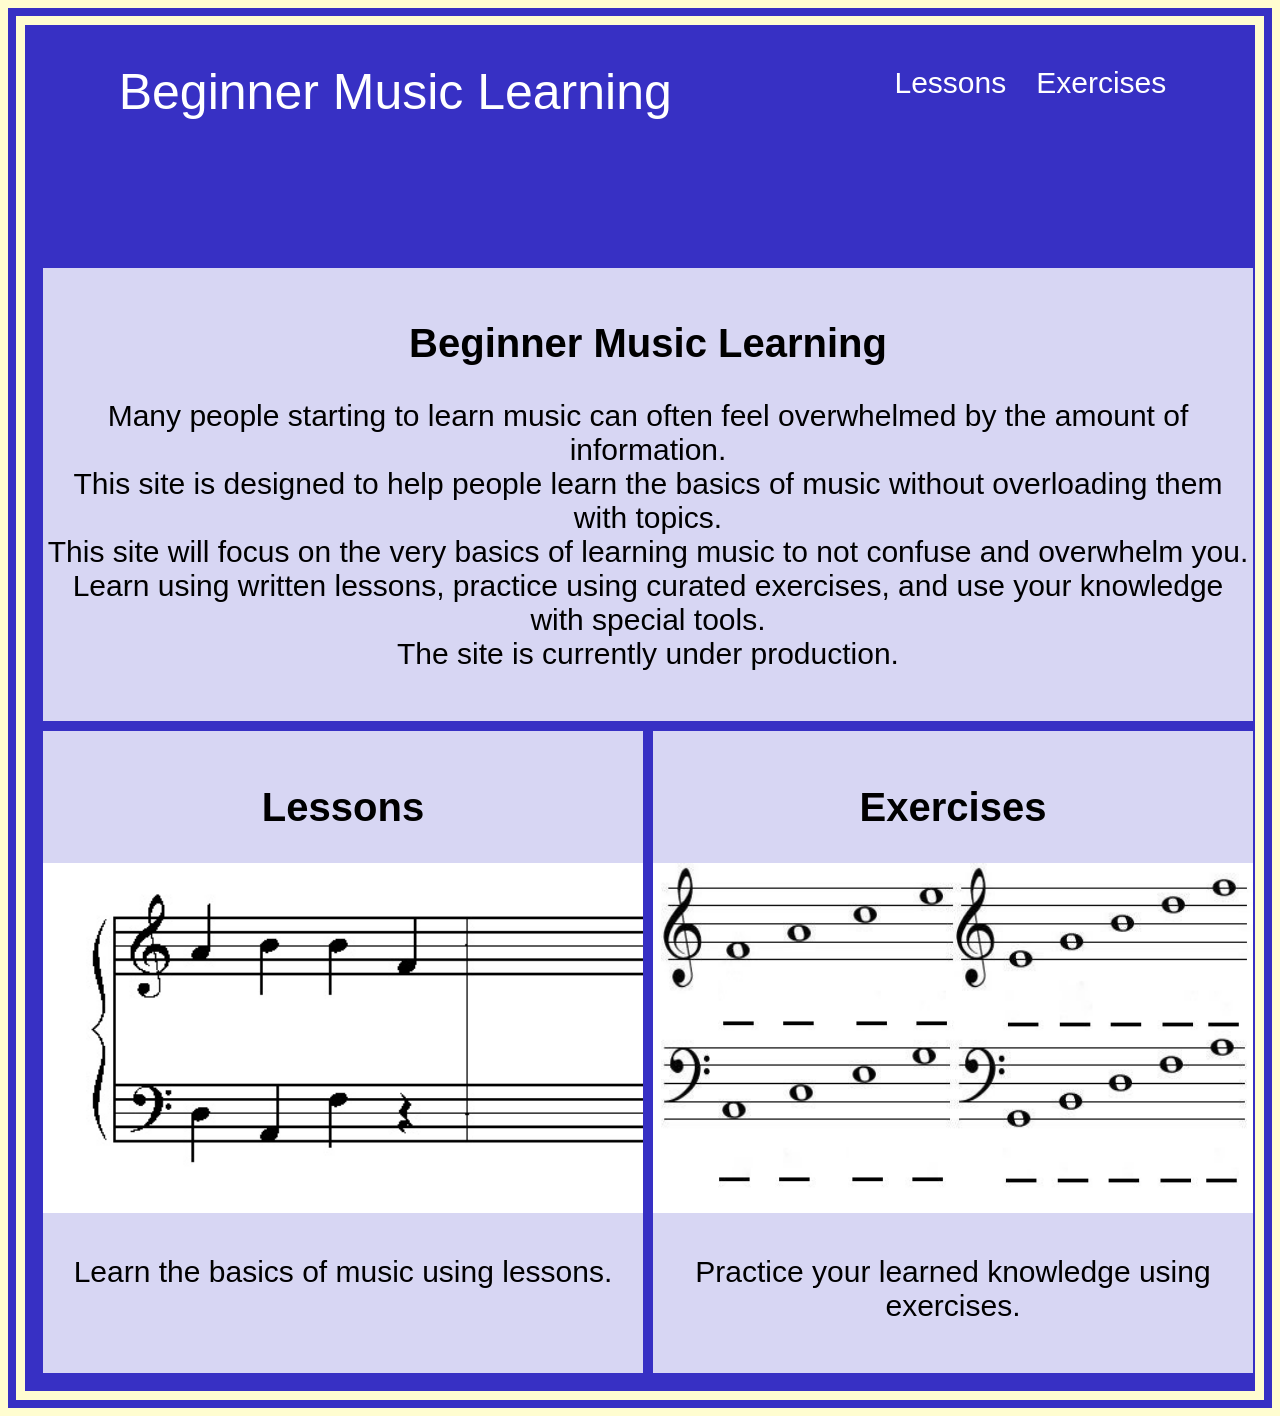
<file: index.html>
<!DOCTYPE html>
<html lang="en">

<head>
	<meta charset="UTF-8">
    <meta name="viewport" content="width=device-width, initial-scale=1.0">
    <meta http-equiv="X-UA-Compatible" content="ie=edge">
	<title>Dillon CMPA Capstone</title>
	<body style="background-color:#fffdd0;">
	<font face="Arial">
	<link rel="stylesheet" href="./css/styles.css">
</head>
<body>
	<header>
		<nav>
		<div class="heading">
			<a href="./index.html">Beginner Music Learning <a>
		</div>		
			<div class="navbar">
				<ul>
					<li><a href="./lessons/lessons.html">Lessons</a></li>			
					<li><a href="./exercises/exercises.html">Exercises</a></li>	
				</ul>
			</div>
		</nav>
	</header>
    <div class="grid-container">
        <div class="intro">
            <h2>Beginner Music Learning</h2>
            <p>
               Many people starting to learn music can often feel overwhelmed by the amount of information. <br>
               This site is designed to help people learn the basics of music without overloading them with topics. <br>
              This site will focus on the very basics of learning music to not confuse and overwhelm you. <br>
              Learn using written lessons, practice using curated exercises, and use your knowledge with special tools. <br>
              The site is currently under production.
            </p>
        </div>
        <div class="lesson">
            <a href="./lessons/lessons.html"><h2>Lessons</h2>
                <img src="./img/stavesnotes.jpg" alt="Music lessons image">
                <p>
                    Learn the basics of music using lessons.
                </p>
            </a>
        </div>
        <div class="exercise">
            <a href="./exercises/exercises.html"><h2>Exercises</h2>
                <img src="./img/notenames.jpg" alt="Music exercises image">
                <p>
                   Practice your learned knowledge using exercises.
                </p>
            </a>
        </div>
    </div>
</body>
</html>
</file>
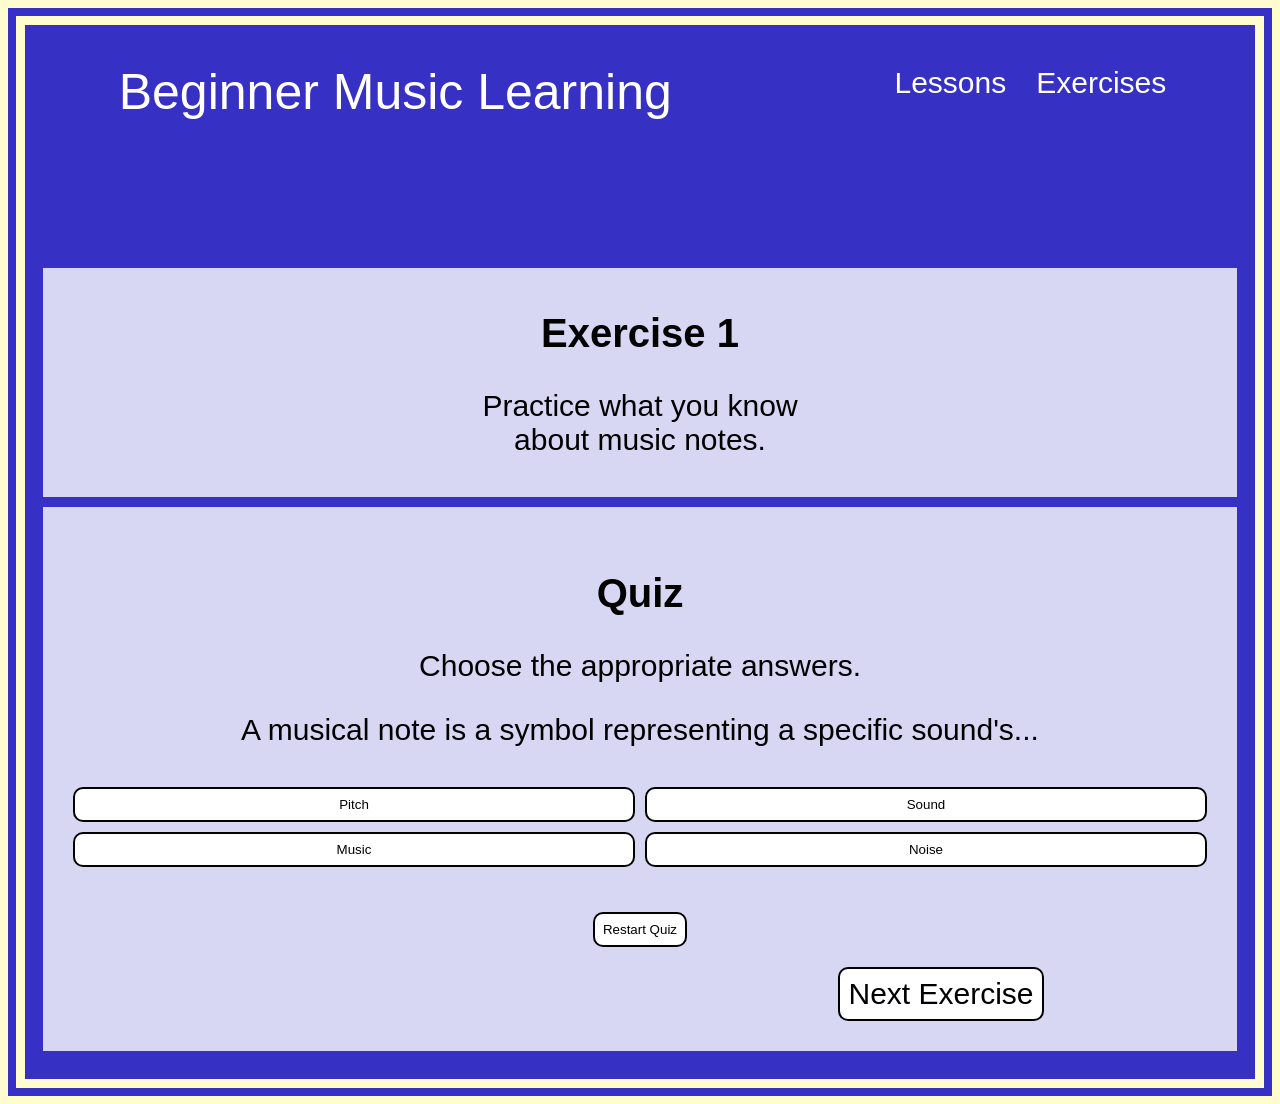
<file: exercises/exercise1.html>
<!DOCTYPE html>
<html lang="en">

<head>
	<meta charset="UTF-8">
    <meta name="viewport" content="width=device-width, initial-scale=1.0">
    <meta http-equiv="X-UA-Compatible" content="ie=edge">
	<title>Dillon CMPA Capstone</title>
	<body style="background-color:#fffdd0;">
	<font face="Arial">
	<link rel="stylesheet" href="../css/styles.css">
    <link rel="stylesheet" href="../css/exercisestyles.css">
</head>
<body>
	<header>
		<nav>
		<div class="heading">
			<a href="../index.html">Beginner Music Learning <a>
		</div>		
			<div class="navbar">
				<ul>
					<li><a href="../lessons/lessons.html">Lessons</a></li>			
					<li><a href="./exercises.html">Exercises</a></li>	
				</ul>
			</div>
		</nav>
	</header>
    <div class="exer-container">
        <div class="intro">
            <h2>Exercise 1</h2>
            <p>
                Practice what you know <br>
                about music notes.
            </p>
        </div>
        <div class="exercise">
            <div id="quiz">
                <h2>Quiz</h2>
                <p>Choose the appropriate answers.</p>
            <div id="question"></div>
            <div id="options"></div>
            </div>
            <div class="reset">
                <button onClick="window.location.reload();">Restart Quiz</button>
            </div>
		    <div class="nexer">
			    <button class="exerbutton">
				    <a href="./exercise2.html">Next Exercise</a>
			    </button>
		    </div>
        </div>
    </div>
<script src="./exercisejs/quiz1.js"></script>
</body>
</html>
</file>
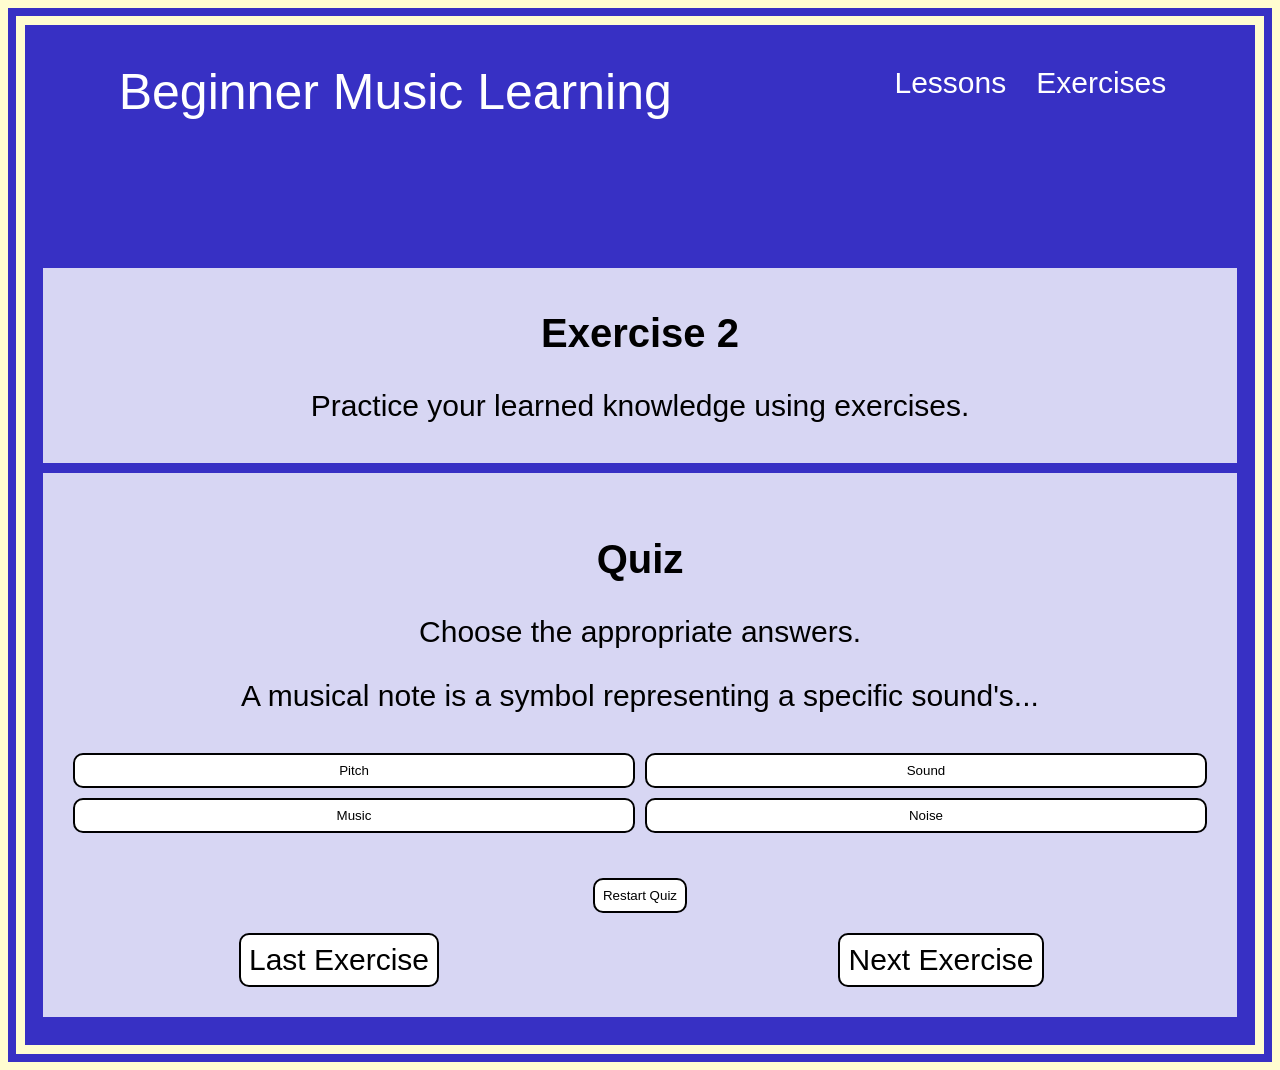
<file: exercises/exercise2.html>
<!DOCTYPE html>
<html lang="en">

<head>
	<meta charset="UTF-8">
    <meta name="viewport" content="width=device-width, initial-scale=1.0">
    <meta http-equiv="X-UA-Compatible" content="ie=edge">
	<title>Dillon CMPA Capstone</title>
	<body style="background-color:#fffdd0;">
	<font face="Arial">
	<link rel="stylesheet" href="../css/styles.css">
    <link rel="stylesheet" href="../css/exercisestyles.css">
</head>
<body>
	<header>
		<nav>
		<div class="heading">
			<a href="../index.html">Beginner Music Learning <a>
		</div>		
			<div class="navbar">
				<ul>
					<li><a href="../lessons/lessons.html">Lessons</a></li>			
					<li><a href="./exercises.html">Exercises</a></li>	
				</ul>
			</div>
		</nav>
	</header>
    <div class="exer-container">
        <div class="intro">
            <h2>Exercise 2</h2>
            <p>
                Practice your learned knowledge using exercises.
            </p>
        </div>
        <div class="exercise">
            <div id="quiz">
                <h2>Quiz</h2>
                <p>Choose the appropriate answers.</p>
            <div id="question"></div>
            <div id="options"></div>
            </div>
            <div class="reset">
                <button onClick="window.location.reload();">Restart Quiz</button>
            </div>
		    <div class="pexer">
			    <button class="exerbutton">
				    <a href="./exercise1.html">Last Exercise</a>
			    </button>
			</div>
		    <div class="nexer">
			    <button class="exerbutton">
				    <a href="./exercise3.html">Next Exercise</a>
			    </button>
		    </div>
        </div>
    </div>
<script src="./exercisejs/quiz1.js"></script>
</body>
</html>
</file>
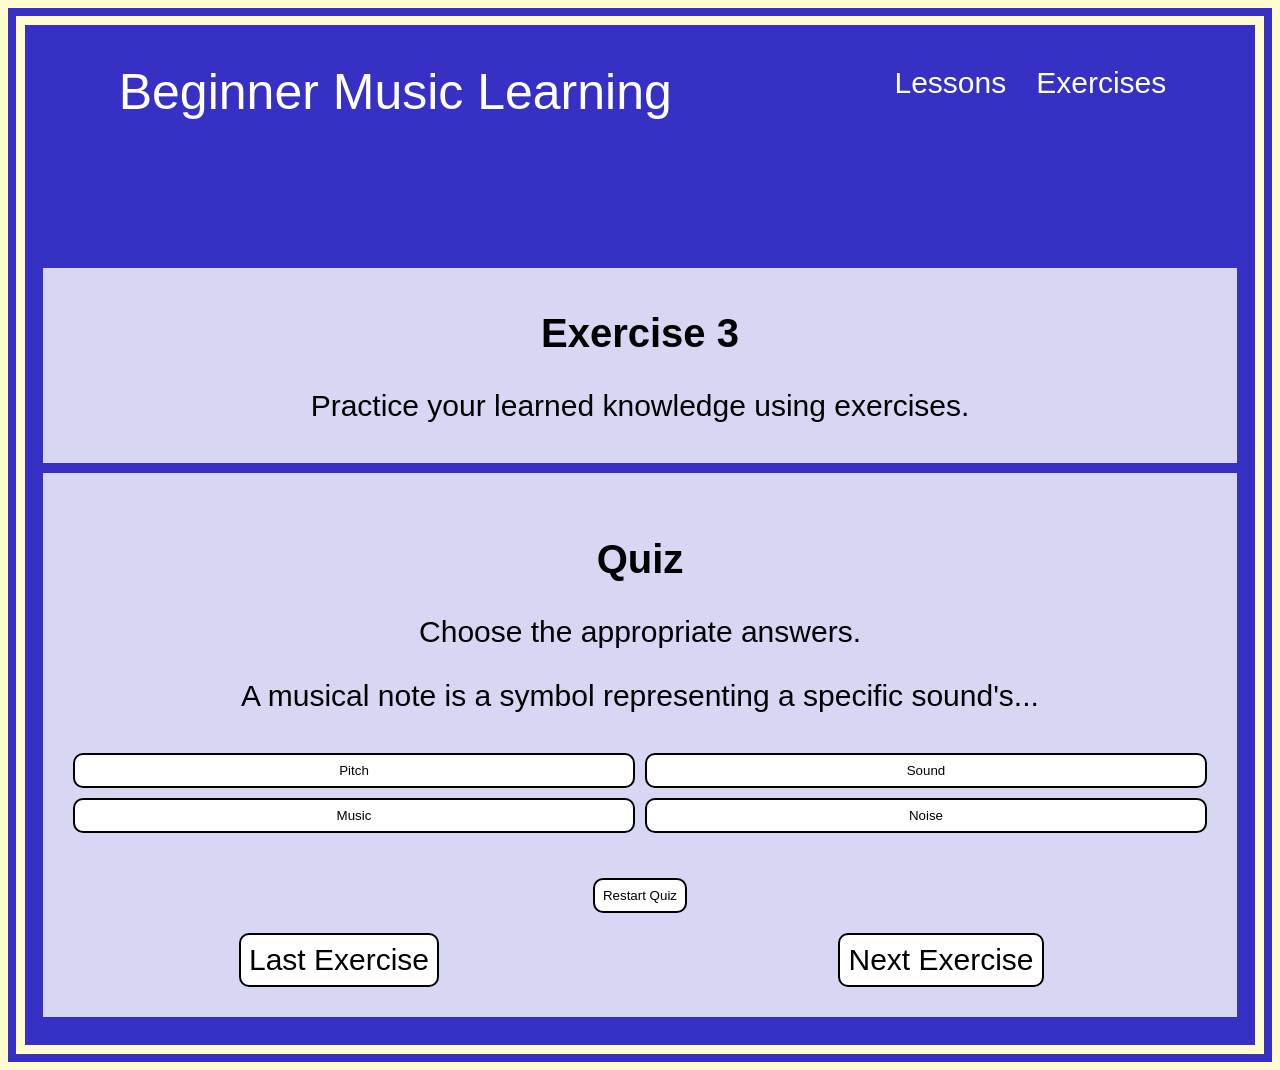
<file: exercises/exercise3.html>
<!DOCTYPE html>
<html lang="en">

<head>
	<meta charset="UTF-8">
    <meta name="viewport" content="width=device-width, initial-scale=1.0">
    <meta http-equiv="X-UA-Compatible" content="ie=edge">
	<title>Dillon CMPA Capstone</title>
	<body style="background-color:#fffdd0;">
	<font face="Arial">
	<link rel="stylesheet" href="../css/styles.css">
    <link rel="stylesheet" href="../css/exercisestyles.css">
</head>
<body>
	<header>
		<nav>
		<div class="heading">
			<a href="../index.html">Beginner Music Learning <a>
		</div>		
			<div class="navbar">
				<ul>
					<li><a href="../lessons/lessons.html">Lessons</a></li>			
					<li><a href="./exercises.html">Exercises</a></li>	
				</ul>
			</div>
		</nav>
	</header>
    <div class="exer-container">
        <div class="intro">
            <h2>Exercise 3</h2>
            <p>
                Practice your learned knowledge using exercises.
            </p>
        </div>
        <div class="exercise">
            <div id="quiz">
                <h2>Quiz</h2>
                <p>Choose the appropriate answers.</p>
            <div id="question"></div>
            <div id="options"></div>
            </div>
            <div class="reset">
                <button onClick="window.location.reload();">Restart Quiz</button>
            </div>
		    <div class="pexer">
			    <button class="exerbutton">
				    <a href="./exercise2.html">Last Exercise</a>
			    </button>
			</div>
		    <div class="nexer">
			    <button class="exerbutton">
				    <a href="./exercise4.html">Next Exercise</a>
			    </button>
		    </div>
        </div>
    </div>
<script src="./exercisejs/quiz1.js"></script>
</body>
</html>
</file>
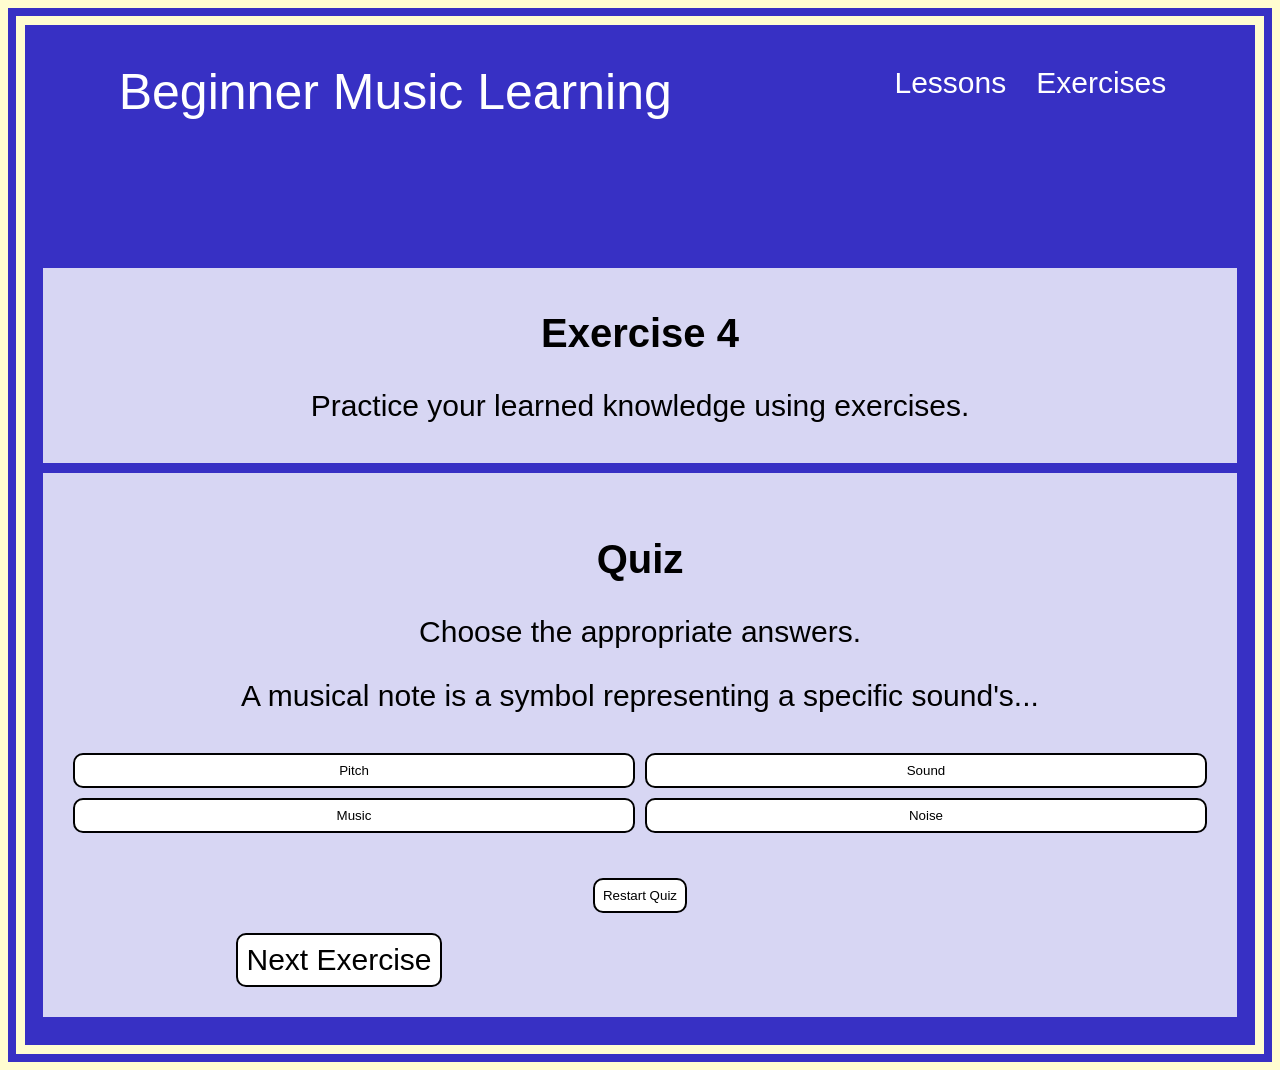
<file: exercises/exercise4.html>
<!DOCTYPE html>
<html lang="en">

<head>
	<meta charset="UTF-8">
    <meta name="viewport" content="width=device-width, initial-scale=1.0">
    <meta http-equiv="X-UA-Compatible" content="ie=edge">
	<title>Dillon CMPA Capstone</title>
	<body style="background-color:#fffdd0;">
	<font face="Arial">
	<link rel="stylesheet" href="../css/styles.css">
    <link rel="stylesheet" href="../css/exercisestyles.css">
</head>
<body>
	<header>
		<nav>
		<div class="heading">
			<a href="../index.html">Beginner Music Learning <a>
		</div>		
			<div class="navbar">
				<ul>
					<li><a href="../lessons/lessons.html">Lessons</a></li>			
					<li><a href="./exercises.html">Exercises</a></li>	
				</ul>
			</div>
		</nav>
	</header>
    <div class="exer-container">
        <div class="intro">
            <h2>Exercise 4</h2>
            <p>
                Practice your learned knowledge using exercises.
            </p>
        </div>
        <div class="exercise">
            <div id="quiz">
                <h2>Quiz</h2>
                <p>Choose the appropriate answers.</p>
            <div id="question"></div>
            <div id="options"></div>
            </div>
            <div class="reset">
                <button onClick="window.location.reload();">Restart Quiz</button>
            </div>
		    <div class="pexer">
			    <button class="exerbutton">
				    <a href="./exercise3.html">Next Exercise</a>
			    </button> 
            </div>           
        </div>
    </div>
<script src="./exercisejs/quiz1.js"></script>
</body>
</html>
</file>
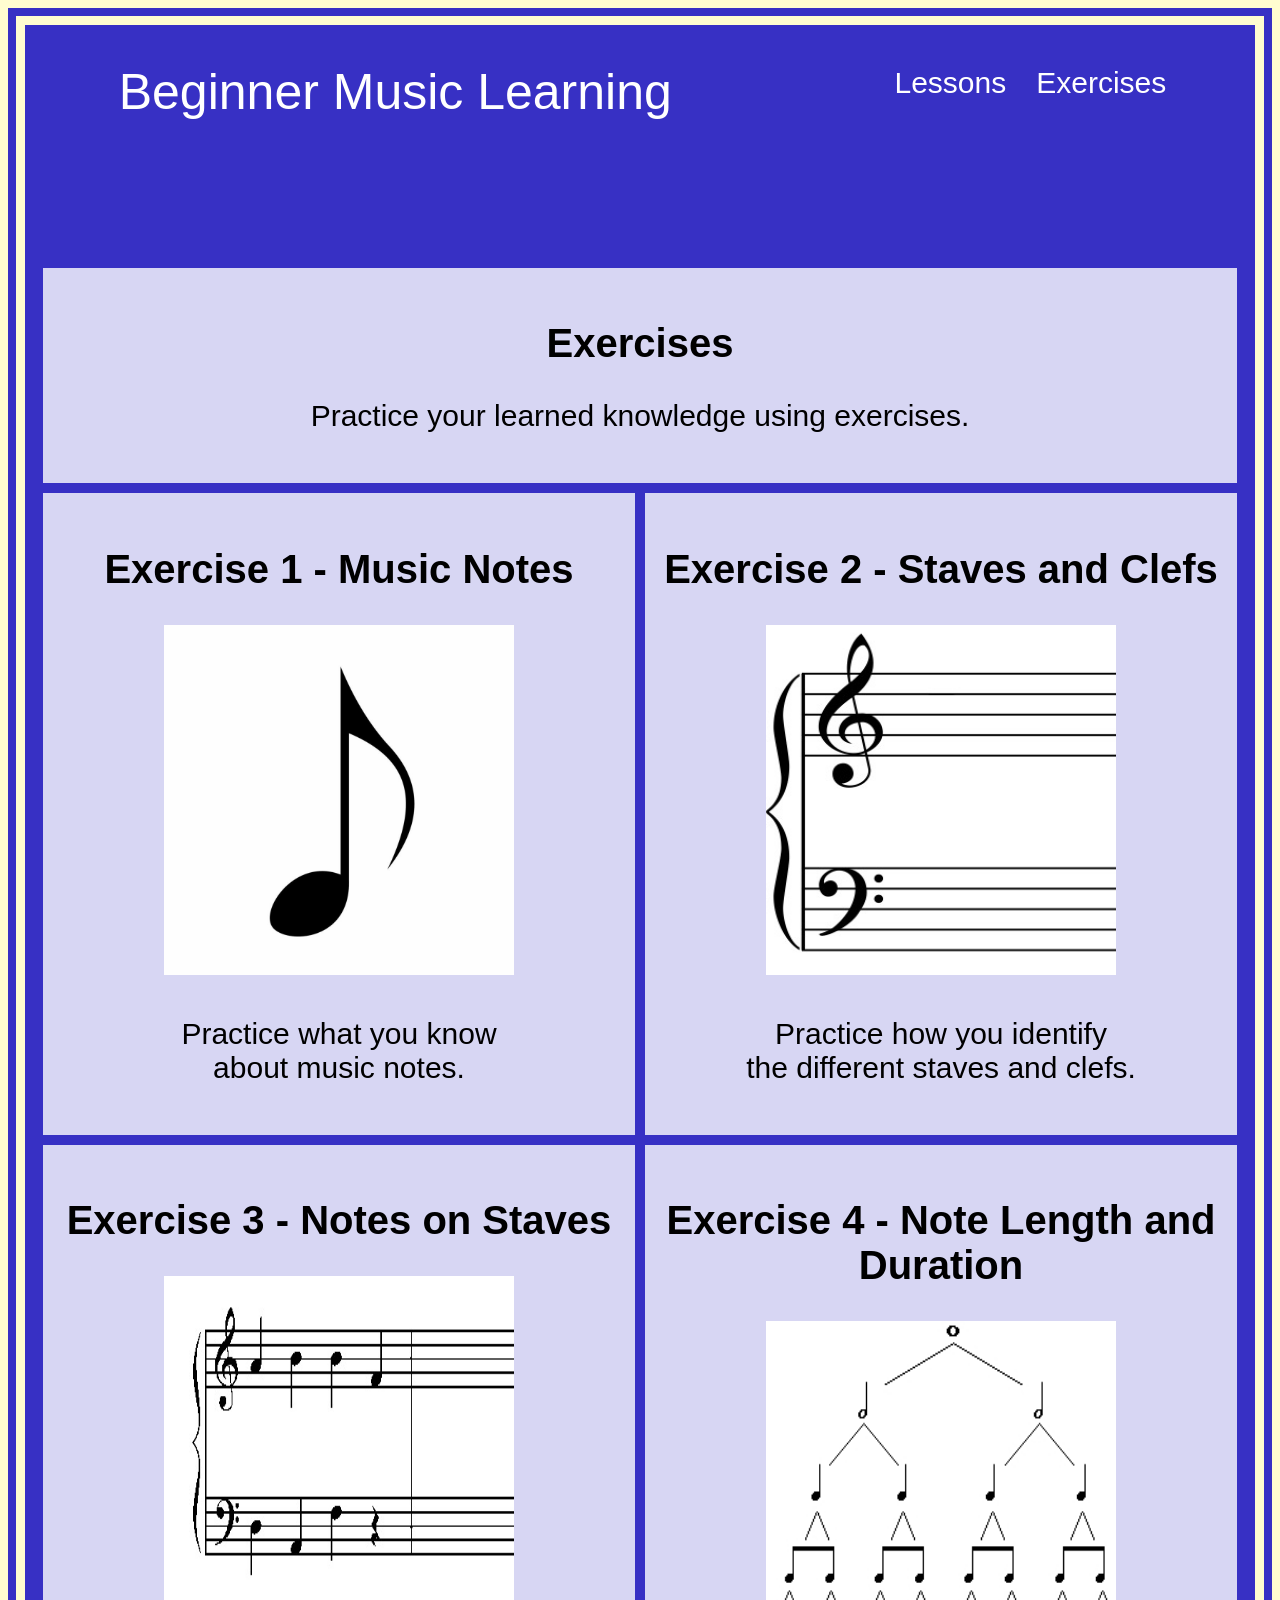
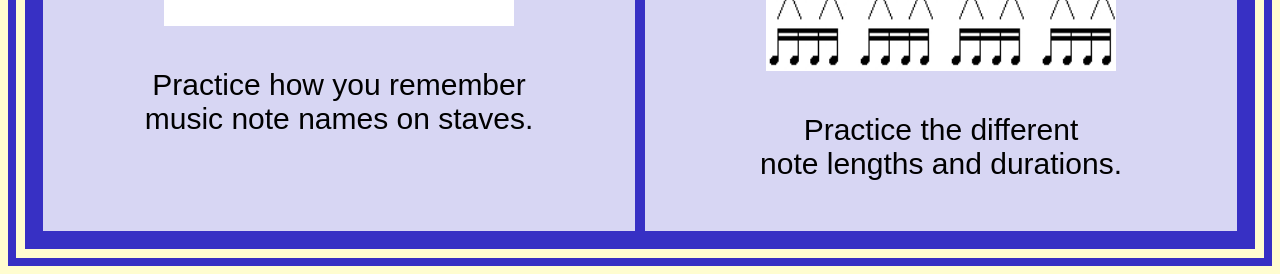
<file: exercises/exercises.html>
<!DOCTYPE html>
<html lang="en">

<head>
	<meta charset="UTF-8">
    <meta name="viewport" content="width=device-width, initial-scale=1.0">
    <meta http-equiv="X-UA-Compatible" content="ie=edge">
	<title>Dillon CMPA Capstone</title>
	<body style="background-color:#fffdd0;">
	<font face="Arial">
	<link rel="stylesheet" href="../css/styles.css">
    <link rel="stylesheet" href="../css/hubstyles.css">
</head>
<body>
	<header>
		<nav>
		<div class="heading">
			<a href="../index.html">Beginner Music Learning <a>
		</div>		
			<div class="navbar">
				<ul>
					<li><a href="../lessons/lessons.html">Lessons</a></li>			
					<li><a href="./exercises.html">Exercises</a></li>	
				</ul>
			</div>
		</nav>
	</header>
    <div class="lexr-container">
        <div class="intro">
            <h2>Exercises</h2>
            <p>
                Practice your learned knowledge using exercises.
            </p>
        </div>
        <div class="item1">
            <a href="./exercise1.html">
            <h2>Exercise 1 - Music Notes</h2>
            <img src="./exerciseimg/note.jpg" alt="Exercise note">
            <p>
                Practice what you know <br>
                about music notes.
            </p>
            </a>
        </div>
        <div class="item2">
            <a href="./exercise2.html">
                <h2>Exercise 2 - Staves and Clefs</h2>
                <img src="./exerciseimg/staves.jpg" alt="Exercise staves">
                <p>
                    Practice how you identify <br>
                    the different staves and clefs. 
                </p>
            </a>
        </div>
        <div class="item3">
            <a href="./exercise3.html">
                <h2>Exercise 3 - Notes on Staves</h2>
                <img src="./exerciseimg/stavesnotes.jpg" alt="Exercise on staves">
                <p>
                    Practice how you remember <br>
                    music note names on staves.
                </p>
            </a>
        </div>
        <div class="item4">
            <a href="./exercise4.html">
                <h2>Exercise 4 - Note Length and Duration</h2>
                <img src="./exerciseimg/duration.jpg" alt="Exercise durations">
                <p>
                    Practice the different <br>
                    note lengths and durations.  
                </p>
            </a>
        </div>
    </div>
</body>
</html>
</file>
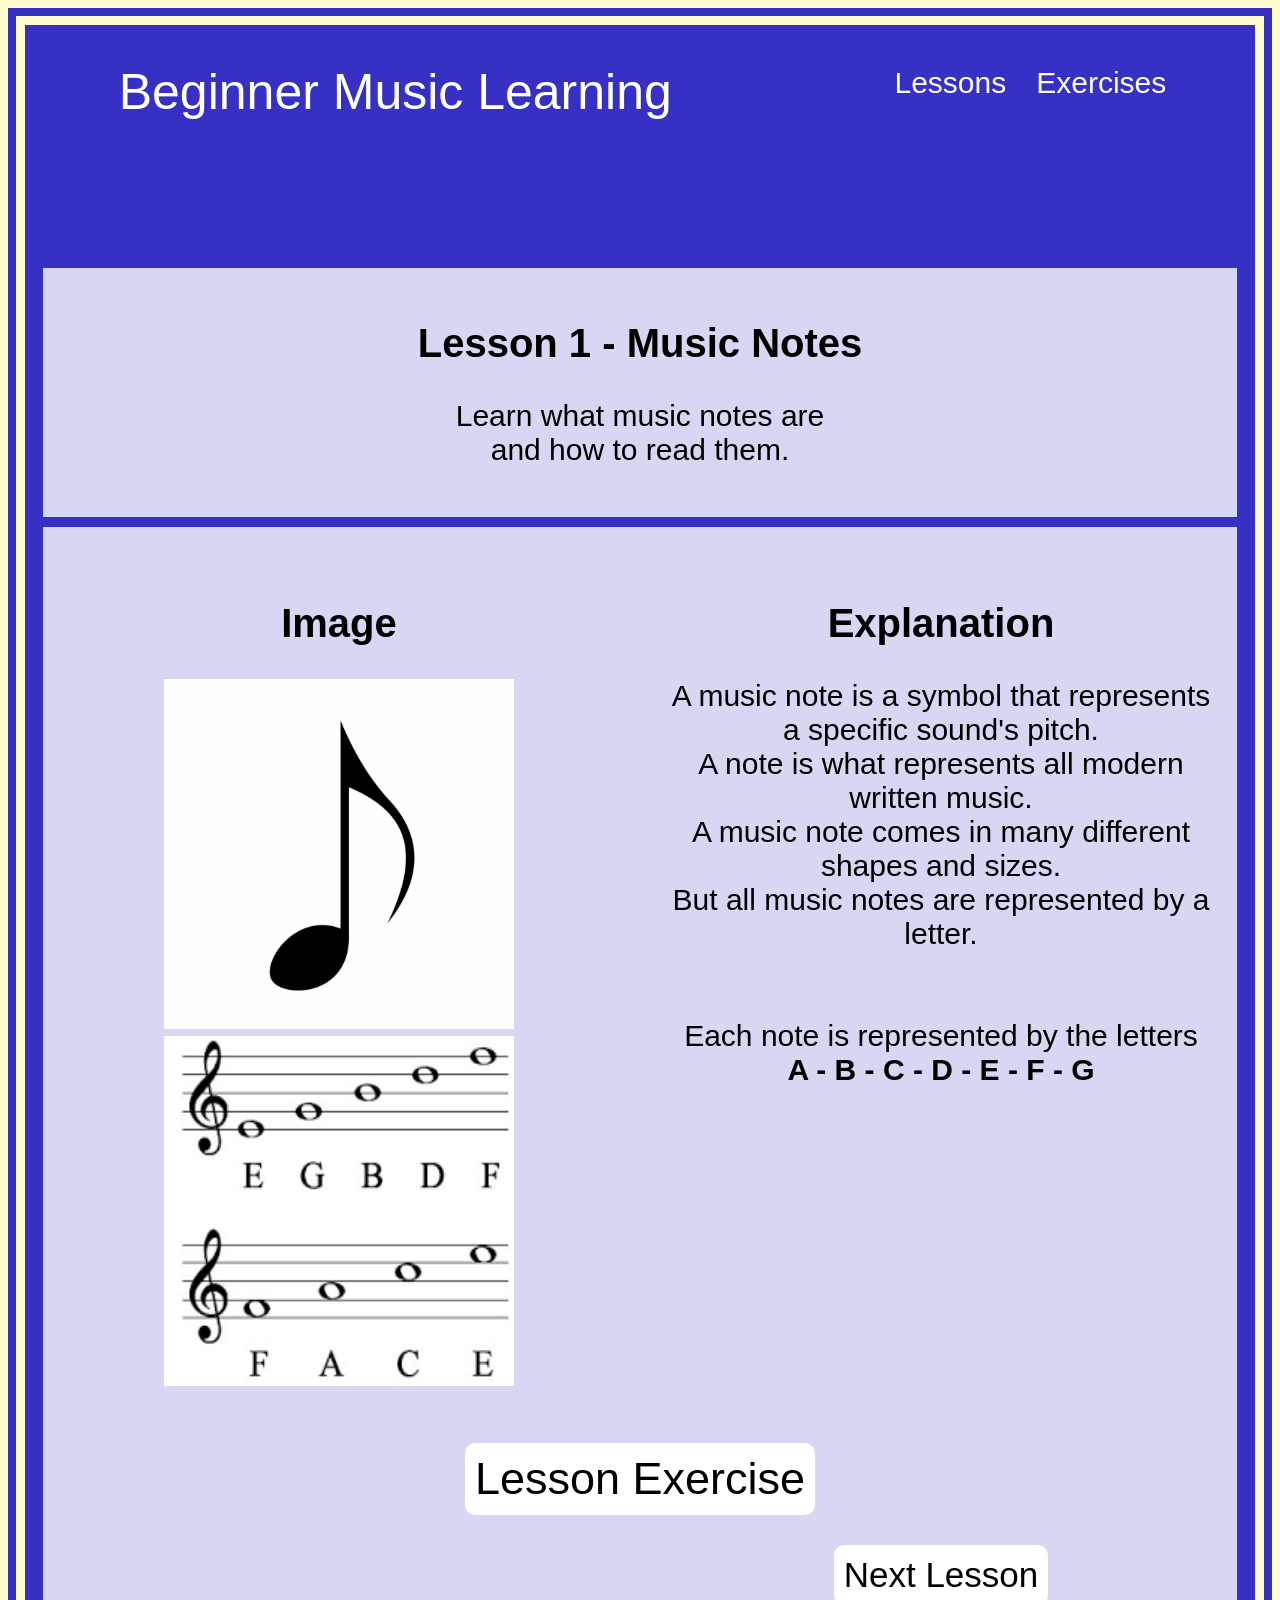
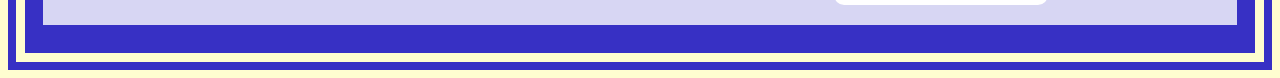
<file: lessons/lesson1.html>
<!DOCTYPE html>
<html lang="en">

<head>
	<meta charset="UTF-8">
    <meta name="viewport" content="width=device-width, initial-scale=1.0">
    <meta http-equiv="X-UA-Compatible" content="ie=edge">
	<title>Dillon CMPA Capstone</title>
	<body style="background-color:#fffdd0;">
	<font face="Arial">
	<link rel="stylesheet" href="../css/styles.css">
    <link rel="stylesheet" href="../css/lessonstyles.css">
</head>
<body>
	<header>
		<nav>
		<div class="heading">
			<a href="../index.html">Beginner Music Learning <a>
		</div>		
			<div class="navbar">
				<ul>
					<li><a href="./lessons.html">Lessons</a></li>			
					<li><a href="../exercises/exercises.html">Exercises</a></li>	
				</ul>
			</div>
		</nav>
	</header>
    <div class="less-container">
        <div class="intro">
            <h2>Lesson 1 - Music Notes</h2>
            <p>
                Learn what music notes are <br>
				and how to read them.
            </p>
        </div>
        <div class="main">
			<div class="lside">
				<h2>Image</h2>
				<img src="./lessonimg/note.jpg" alt="Music note"> <br>
				<img src="./lessonimg/notenames.jpg" alt="Note names">
			</div>
			<div class="rside">
				<h2>Explanation</h2>
				<p>
					A music note is a symbol that represents a specific sound's pitch. <br>
					A note is what represents all modern written music. <br>
					A music note comes in many different shapes and sizes. <br>
					But all music notes are represented by a letter. <br>
					<br>
					<br>
					Each note is represented by the letters <br>
					<b>A - B - C - D - E - F - G</b>
				</p>
			</div>
			<div class="lessexer">
			<button class="exerbutton">
				<a href="../exercises/exercise1.html">Lesson Exercise</a>
			</button>
			</div>
			<div class="nless">
			<button class="lessbutton">
				<a href="./lesson2.html">Next Lesson</a>
			</button>
			</div>
		</div>
    </div>
</body>
</html>
</file>
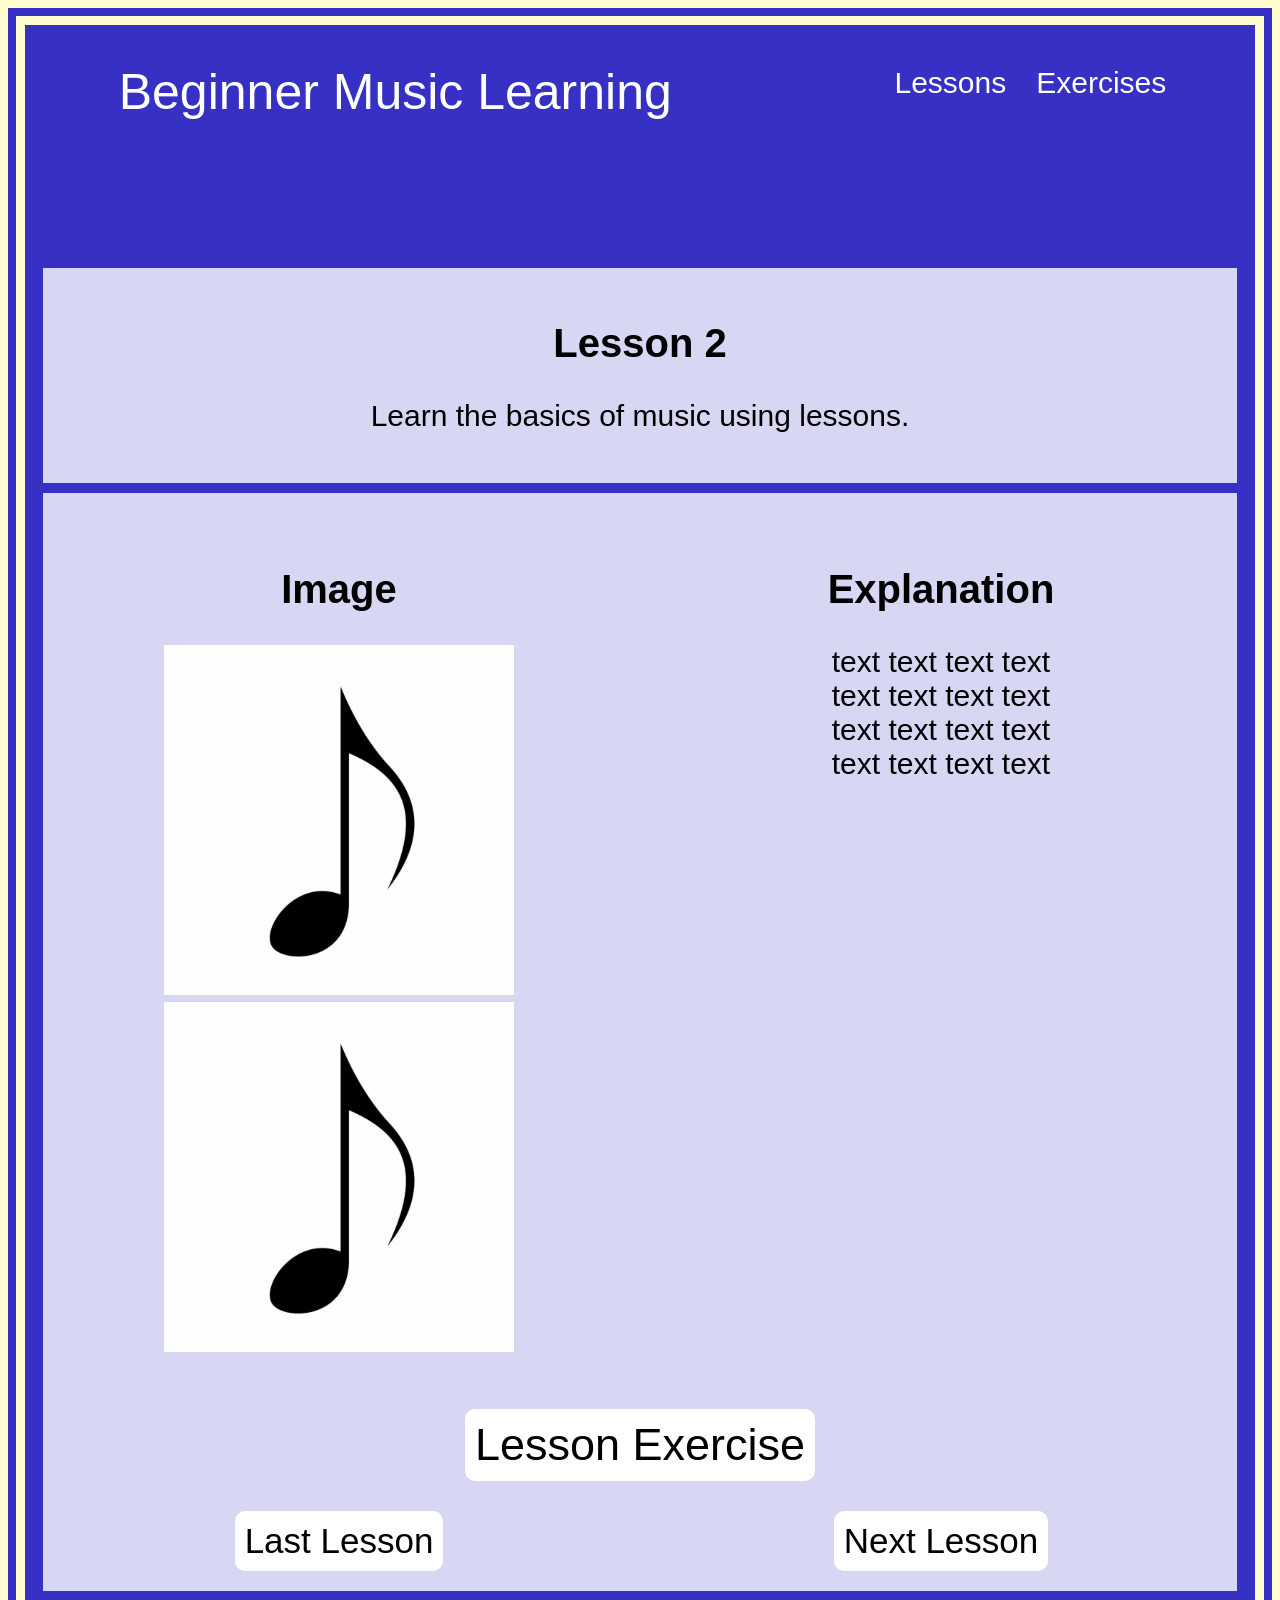
<file: lessons/lesson2.html>
<!DOCTYPE html>
<html lang="en">

<head>
	<meta charset="UTF-8">
    <meta name="viewport" content="width=device-width, initial-scale=1.0">
    <meta http-equiv="X-UA-Compatible" content="ie=edge">
	<title>Dillon CMPA Capstone</title>
	<body style="background-color:#fffdd0;">
	<font face="Arial">
	<link rel="stylesheet" href="../css/styles.css">
    <link rel="stylesheet" href="../css/lessonstyles.css">
</head>
<body>
	<header>
		<nav>
		<div class="heading">
			<a href="../index.html">Beginner Music Learning <a>
		</div>		
			<div class="navbar">
				<ul>
					<li><a href="./lessons.html">Lessons</a></li>			
					<li><a href="../exercises/exercises.html">Exercises</a></li>	
				</ul>
			</div>
		</nav>
	</header>
    <div class="less-container">
        <div class="intro">
            <h2>Lesson 2</h2>
            <p>
                Learn the basics of music using lessons.
            </p>
        </div>
        <div class="main">
			<div class="lside">
				<h2>Image</h2>
				<img src="./lessonimg/note.jpg" alt="Music note"> <br>
				<img src="./lessonimg/note.jpg" alt="Music note">
			</div>
			<div class="rside">
				<h2>Explanation</h2>
				<p>
					text text text text <br>
					text text text text <br>
					text text text text <br>
					text text text text <br>
				</p>
			</div>
			<div class="lessexer">
			<button class="exerbutton">
				<a href="../exercises/exercise2.html">Lesson Exercise</a>
			</button>
			</div>
            <div class="pless">
			<button class="lessbutton">
				<a href="./lesson1.html">Last Lesson</a>
			</button>                
            </div>
			<div class="nless">
			<button class="lessbutton">
				<a href="./lesson3.html">Next Lesson</a>
			</button>
			</div>
		</div>
    </div>
</body>
</html>
</file>
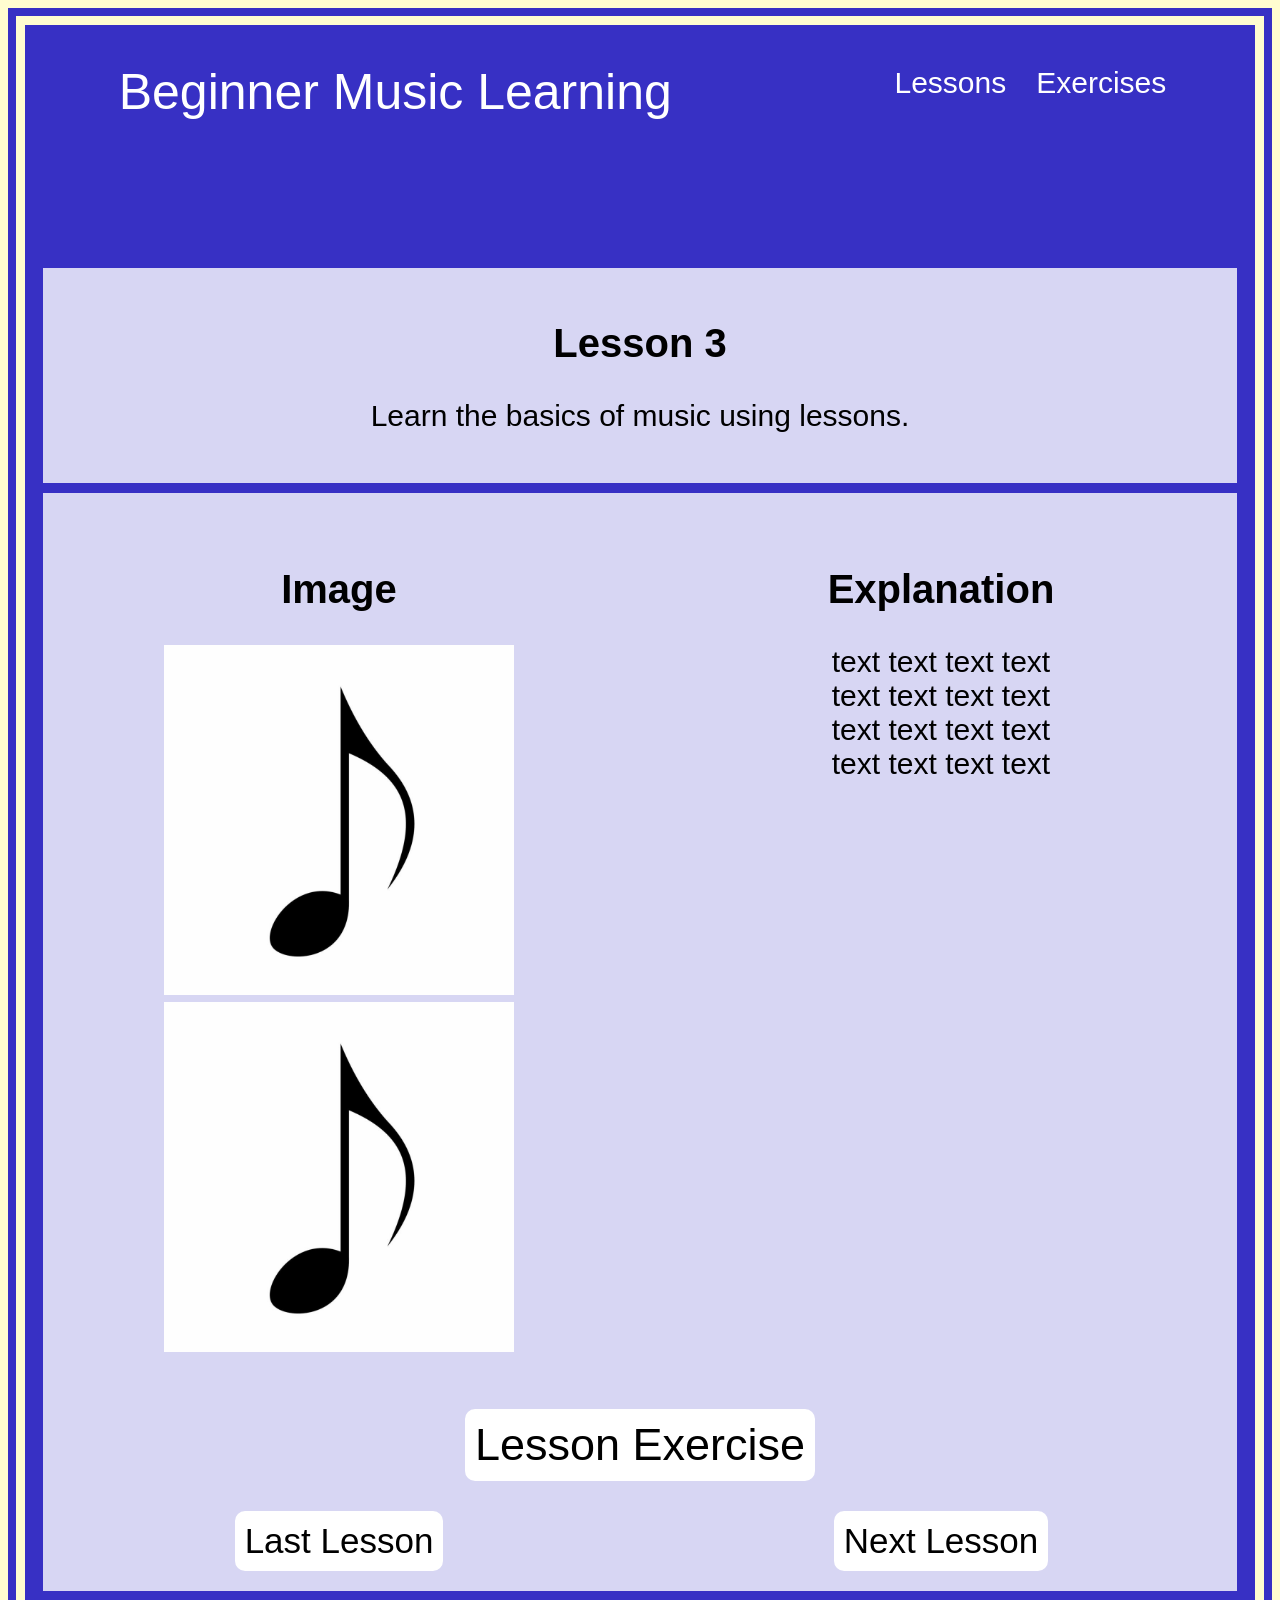
<file: lessons/lesson3.html>
<!DOCTYPE html>
<html lang="en">

<head>
	<meta charset="UTF-8">
    <meta name="viewport" content="width=device-width, initial-scale=1.0">
    <meta http-equiv="X-UA-Compatible" content="ie=edge">
	<title>Dillon CMPA Capstone</title>
	<body style="background-color:#fffdd0;">
	<font face="Arial">
	<link rel="stylesheet" href="../css/styles.css">
    <link rel="stylesheet" href="../css/lessonstyles.css">
</head>
<body>
	<header>
		<nav>
		<div class="heading">
			<a href="../index.html">Beginner Music Learning <a>
		</div>		
			<div class="navbar">
				<ul>
					<li><a href="./lessons.html">Lessons</a></li>			
					<li><a href="../exercises/exercises.html">Exercises</a></li>	
				</ul>
			</div>
		</nav>
	</header>
    <div class="less-container">
        <div class="intro">
            <h2>Lesson 3</h2>
            <p>
                Learn the basics of music using lessons.
            </p>
        </div>
        <div class="main">
			<div class="lside">
				<h2>Image</h2>
				<img src="./lessonimg/note.jpg" alt="Music note"> <br>
				<img src="./lessonimg/note.jpg" alt="Music note">
			</div>
			<div class="rside">
				<h2>Explanation</h2>
				<p>
					text text text text <br>
					text text text text <br>
					text text text text <br>
					text text text text <br>
				</p>
			</div>
			<div class="lessexer">
			<button class="exerbutton">
				<a href="../exercises/exercise3.html">Lesson Exercise</a>
			</button>
			</div>
            <div class="pless">
			<button class="lessbutton">
				<a href="./lesson2.html">Last Lesson</a>
			</button>                
            </div>
			<div class="nless">
			<button class="lessbutton">
				<a href="./lesson4.html">Next Lesson</a>
			</button>
			</div>
		</div>
    </div>
</body>
</html>
</file>
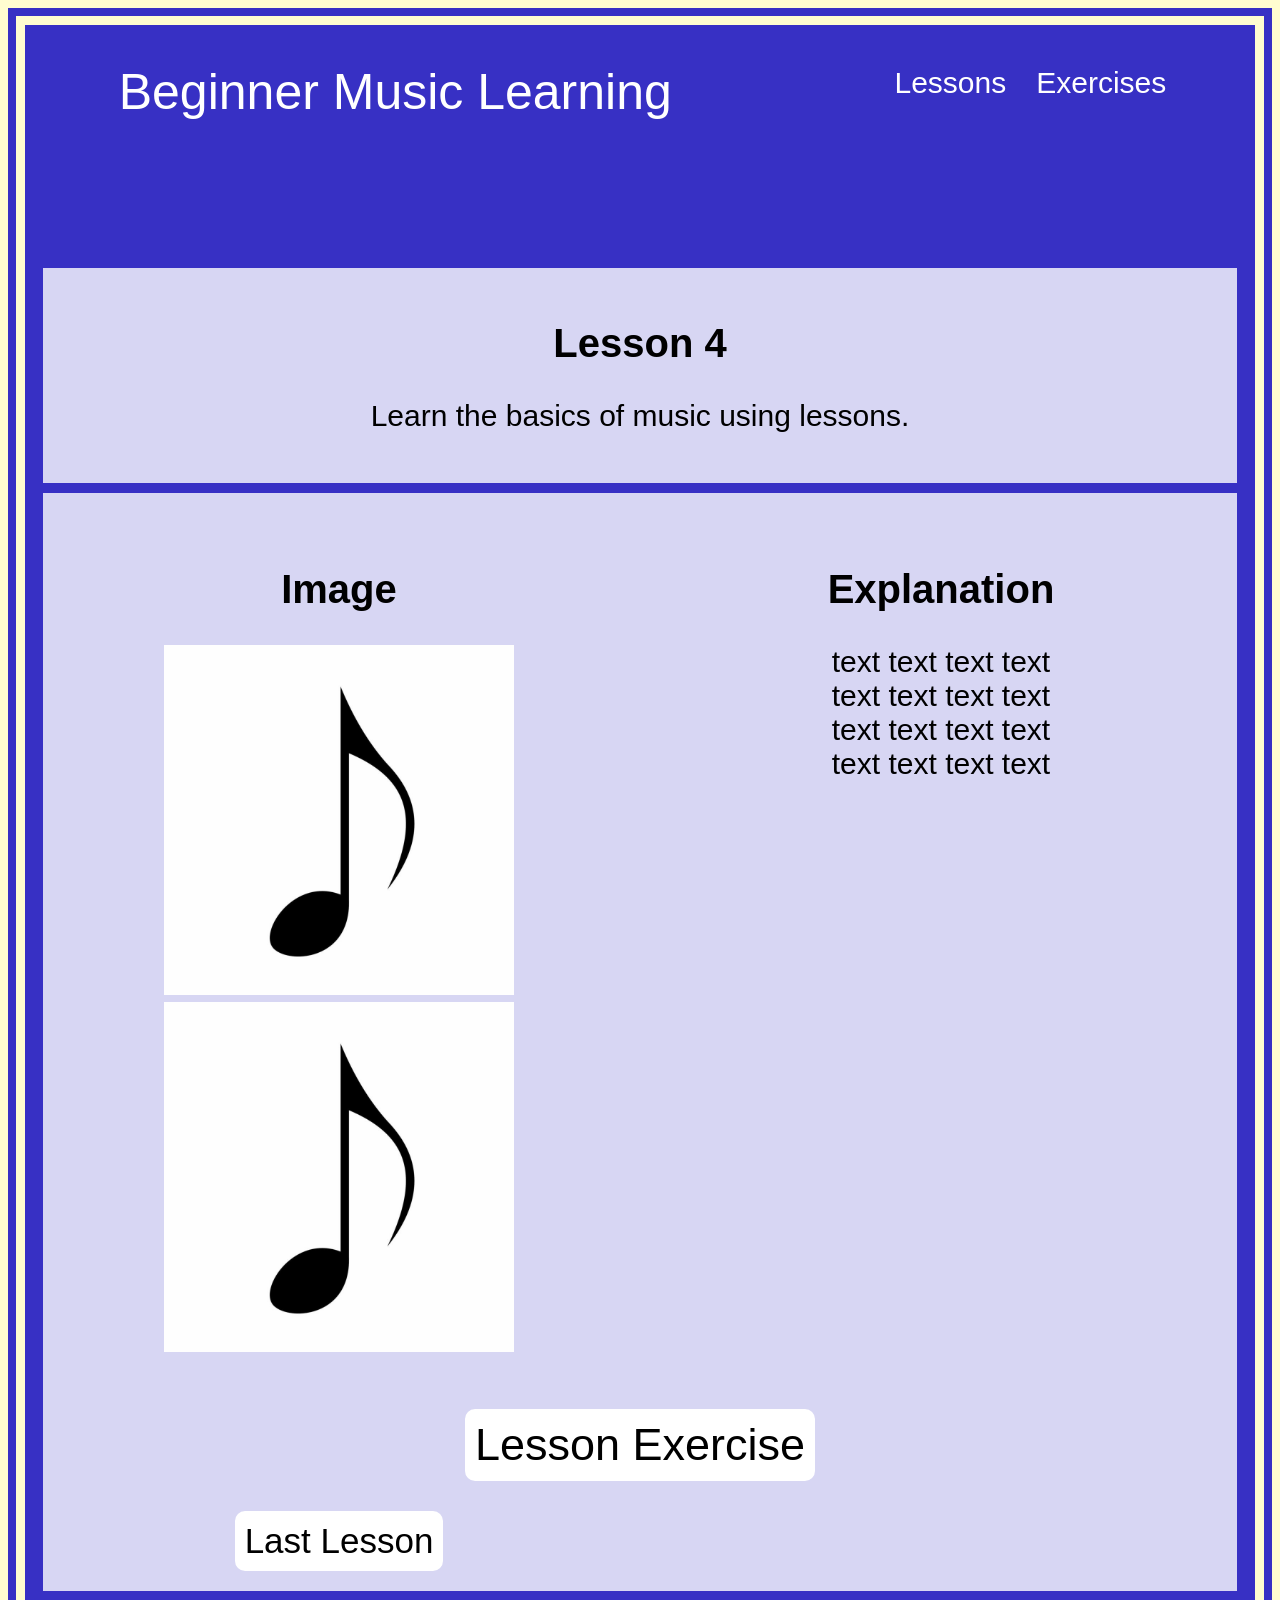
<file: lessons/lesson4.html>
<!DOCTYPE html>
<html lang="en">

<head>
	<meta charset="UTF-8">
    <meta name="viewport" content="width=device-width, initial-scale=1.0">
    <meta http-equiv="X-UA-Compatible" content="ie=edge">
	<title>Dillon CMPA Capstone</title>
	<body style="background-color:#fffdd0;">
	<font face="Arial">
	<link rel="stylesheet" href="../css/styles.css">
    <link rel="stylesheet" href="../css/lessonstyles.css">
</head>
<body>
	<header>
		<nav>
		<div class="heading">
			<a href="../index.html">Beginner Music Learning <a>
		</div>		
			<div class="navbar">
				<ul>
					<li><a href="./lessons.html">Lessons</a></li>			
					<li><a href="../exercises/exercises.html">Exercises</a></li>	
				</ul>
			</div>
		</nav>
	</header>
    <div class="less-container">
        <div class="intro">
            <h2>Lesson 4</h2>
            <p>
                Learn the basics of music using lessons.
            </p>
        </div>
        <div class="main">
			<div class="lside">
				<h2>Image</h2>
				<img src="./lessonimg/note.jpg" alt="Music note"> <br>
				<img src="./lessonimg/note.jpg" alt="Music note">
			</div>
			<div class="rside">
				<h2>Explanation</h2>
				<p>
					text text text text <br>
					text text text text <br>
					text text text text <br>
					text text text text <br>
				</p>
			</div>
			<div class="lessexer">
			<button class="exerbutton">
				<a href="../exercises/exercise4.html">Lesson Exercise</a>
			</button>
			</div>
            <div class="pless">
			<button class="lessbutton">
				<a href="./lesson3.html">Last Lesson</a>
			</button>                
            </div>
		</div>
    </div>
</body>
</html>
</file>
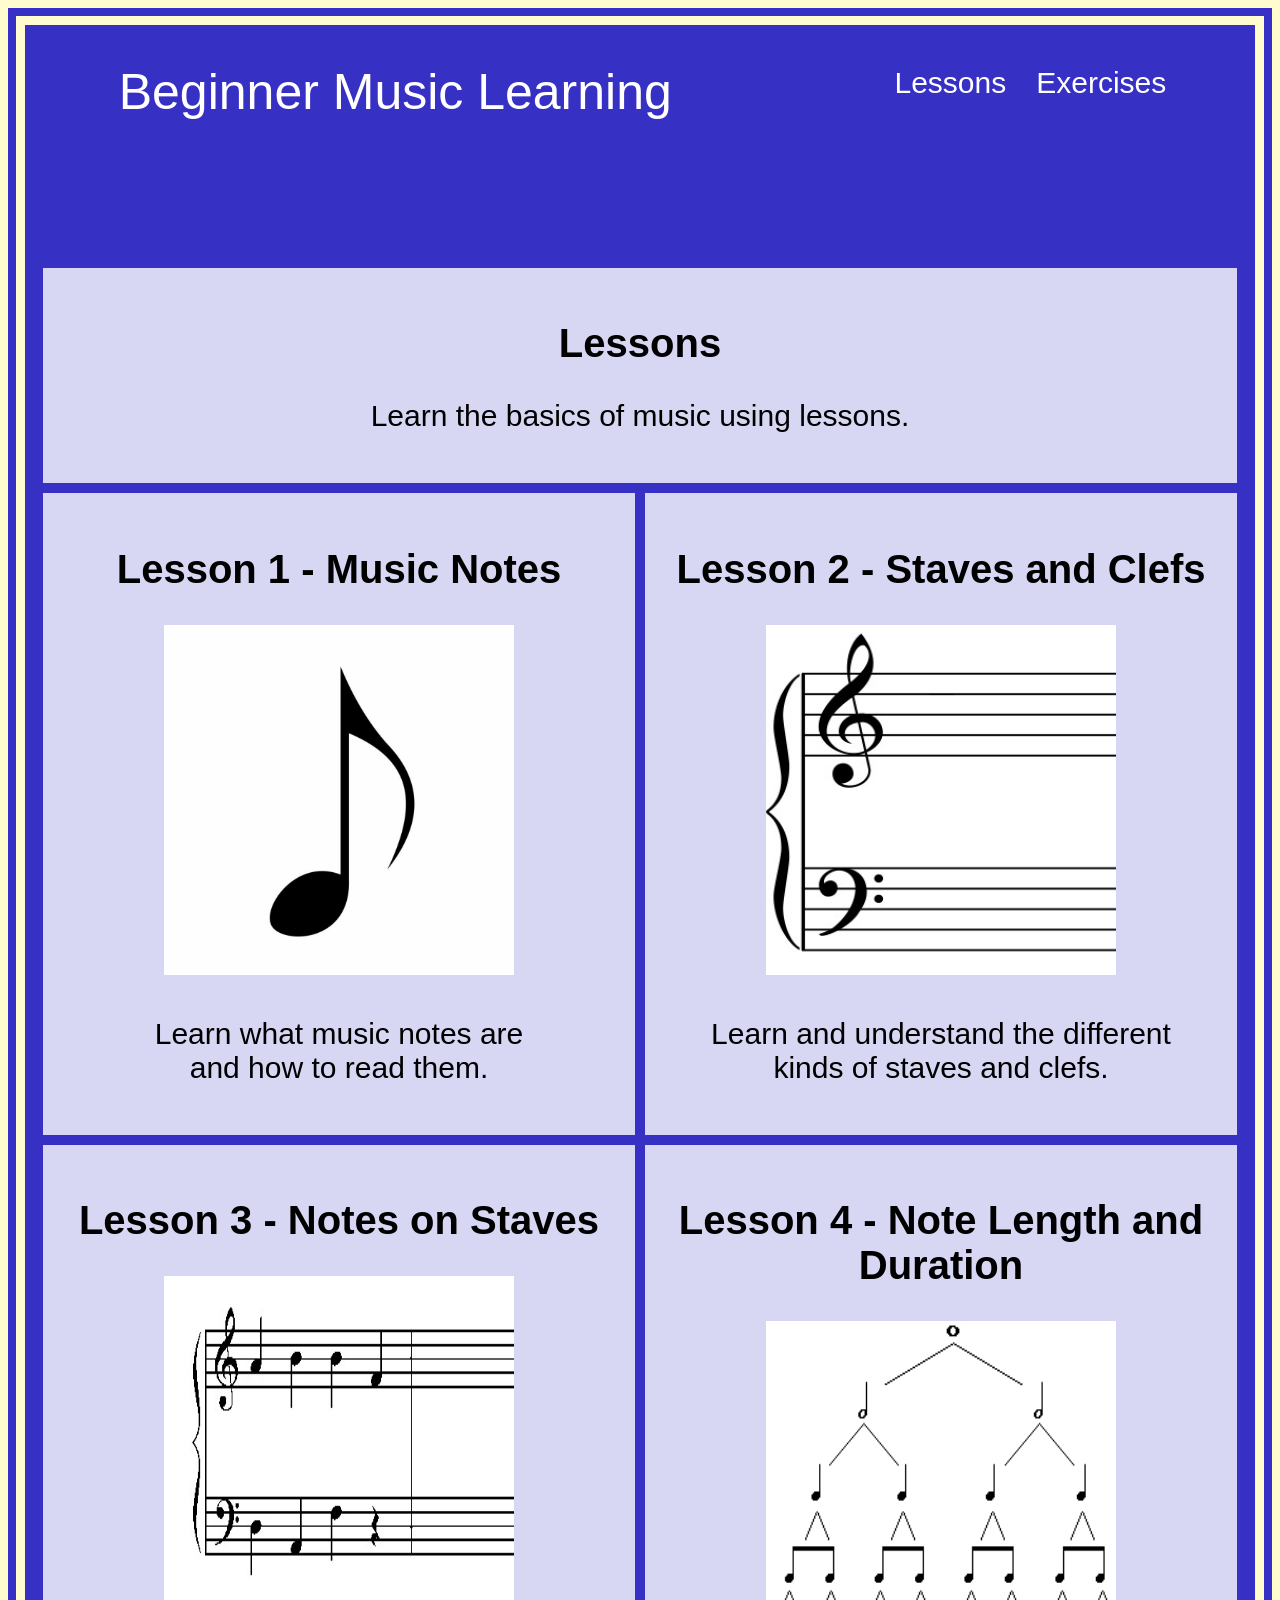
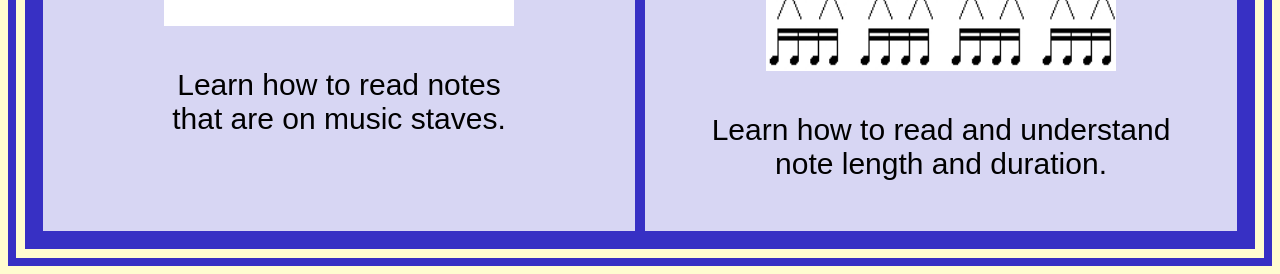
<file: lessons/lessons.html>
<!DOCTYPE html>
<html lang="en">

<head>
	<meta charset="UTF-8">
    <meta name="viewport" content="width=device-width, initial-scale=1.0">
    <meta http-equiv="X-UA-Compatible" content="ie=edge">
	<title>Dillon CMPA Capstone</title>
	<body style="background-color:#fffdd0;">
	<font face="Arial">
	<link rel="stylesheet" href="../css/styles.css">
    <link rel="stylesheet" href="../css/hubstyles.css">
</head>
<body>
	<header>
		<nav>
		<div class="heading">
			<a href="../index.html">Beginner Music Learning <a>
		</div>		
			<div class="navbar">
				<ul>
					<li><a href="./lessons.html">Lessons</a></li>			
					<li><a href="../exercises/exercises.html">Exercises</a></li>	
				</ul>
			</div>
		</nav>
	</header>
    <div class="lexr-container">
        <div class="intro">
            <h2>Lessons</h2>
            <p>
                Learn the basics of music using lessons.
            </p>
        </div>
        <div class="item1">
            <a href="./lesson1.html">
                <h2>Lesson 1 - Music Notes</h2>
                <img src="./lessonimg/note.jpg" alt="Music note">
                <p>
                    Learn what music notes are <br>
                    and how to read them.
                </p>
            </a>
        </div>
        <div class="item2">
            <a href="./lesson2.html">
                <h2>Lesson 2 - Staves and Clefs</h2>
                <img src="./lessonimg/staves.jpg" alt="Music staves">
                <p>
                    Learn and understand the different <br>
                    kinds of staves and clefs.  
                </p>
            </a>
        </div>
        <div class="item3">
            <a href="./lesson3.html">
                <h2>Lesson 3 - Notes on Staves</h2>
                <img src="./lessonimg/stavesnotes.jpg" alt="Notes on staves">
                <p>
                    Learn how to read notes <br>
                    that are on music staves. 
                </p>
            </a>
        </div>
        <div class="item4">
            <a href="./lesson4.html">
                <h2>Lesson 4 - Note Length and Duration</h2>
                <img src="./lessonimg/duration.jpg" alt="Note durations">
                <p>
                    Learn how to read and understand <br>
                    note length and duration.  
                </p>
            </a>
        </div>
    </div>
</body>
</html>
</file>
<file: css/styles.css>
body {
	border-top-style: double;
	border-left-style: double;
	border-right-style: double;
	border-bottom-style: double;
	border-color: #3730c4;
	border-width: 25px;
	}

nav {
    width: 90%;
    height: 185px;
    display: flex;
    justify-content: space-between;
    padding: 20px 5%;
    background-color: #3730c4;
}
nav .heading {
    font-size: 50px;
    font-weight: 700;
    color: white;
	margin: 10px;
}
nav .heading a {
	color: white;
    font-weight: 500;
    text-decoration: none;
    color: white;
    padding: 8px 15px;
    border-radius: 10px;
    transition: 0.2s ease-in;
}
nav .heading a:hover {
	background-color: #0066B1;
	color: white;
}
nav ul {
    display: flex;
    list-style: none;
	margin: 5px;
}
nav ul li {
    padding: 8px 15px;
    border-radius: 10px;
    transition: 0.2s ease-in;
}
nav ul li a {
    color: white;
    font-size: 30px;
    font-weight: 500;
    text-decoration: none;
	border-radius: 10px;
    color: white;
}
nav ul li:hover {
    background-color: #0066B1;
    color: white;
}
nav .sideMenuButton {
    font-size: 30px;
    font-weight: bolder;
    cursor: pointer;
    display: none;
}

.grid-container { 
	display: grid;
	grid-template-areas:
		'intro intro'
		'lesson exercise'
		;
	grid-template-columns: 2fr 2fr;
	gap: 10px;
	background-color: #3730c4;
	padding: 10px;
}
.grid-container > div {
	background-color: rgba(255, 255, 255, 0.8);
	text-align: center;
	padding: 20px 0;
	font-size: 30px;
}
.grid-container h1 {
	font-size:50px;
}
.grid-container h2 {
	font-size: 40px;
}
.grid-container a {
    color: black;
    font-size: 30px;
    font-weight: 500;
    text-decoration: none;
	transition: 0.4s ease;
}
.grid-container a:hover {
	text-decoration: underline;
}
.grid-container img {
	width: 600px;
	height: 350px;
}
.grid-container img:hover {
	transform: scale(1.1);
}

.intro { 
	grid-area: intro; 
	padding: 10px;
}
.intro p {
	font-size:30px;
}
.intro a {
    color: black;
    font-size: 50px;
    font-weight: 500;
    text-decoration: none;
	transition: 0.2s ease;
}
.intro a:hover {
	transform: scale(150%);
    background-color: #0066B1;
	color: white;
	text-decoration: underline;
}
.lesson { 
	grid-area: lesson; 
	padding: 10px;
}
.lesson p {
	font-size:30px;
}
.lesson a {
    color: black;
    font-size: 50px;
    font-weight: 500;
    text-decoration: none;
	transition: 0.2s ease;
}
.lesson a:hover {
	transform: scale(150%);
	color: white;
	text-decoration: none;
}
.exercise { 
	grid-area: exercise; 
	padding: 10px;
}
.exercise p {
	font-size:30px;
}
.exercise a {
    color: black;
    font-size: 50px;
    font-weight: 500;
    text-decoration: none;
	transition: 0.2s ease;
}
.exercise a:hover {
	transform: scale(150%);
	color: white;
	text-decoration: none;
}
</file>
<file: css/exercisestyles.css>
.exer-container { 
	display: grid;
	grid-template-areas:
		'intro intro'
		'exercise exercise'
        'foot foot'
		;
	grid-template-columns: 2fr 2fr;
	gap: 10px;
	background-color: #3730c4;
	padding: 10px;
}
.exer-container > div {
	background-color: rgba(255, 255, 255, 0.8);
	text-align: center;
	padding: 20px 0;
	font-size: 30px;
}
.exer-container h1 {
	font-size:50px;
}
.exer-container h2 {
	font-size: 40px;
}
.exer-container a {
    color: black;
    font-size: 30px;
    font-weight: 500;
    text-decoration: none;
	transition: 0.4s ease;
}
.exer-container a:hover {
	text-decoration: none;
}
.exer-container img {
	width: 350px;
	height: 350px;
	transition: .0.2 ease-out;
}
.exer-container img:hover {
	transform: scale(1.1);
}
.exer-container .intro {
    grid-area:intro;
    padding: 10px;
}
.intro p {
	font-size:30px;
}
.intro a {
    color: black;
    font-size: 50px;
    font-weight: 500;
    text-decoration: none;
	transition: 0.2s ease;
}
.intro a:hover {
	transform: scale(150%);
	color: white;
	text-decoration: none;
}
.exercise {
    grid-area: exercise;
	display: grid;
	grid-template-areas:
		'quiz quiz'
        'reset reset'
        'pexer nexer'
		;
	grid-template-columns: 2fr 2fr;
	gap: 10px;
	background-color: #3730c4;
	padding: 10px;
}
#quiz {
    grid-area: quiz;
    padding: 10px;
}
#question {
    margin: 20px;
}
#options {
    display: grid;
    gap: 10px;
    padding: 20px;
    grid-template-columns: repeat(2, 1fr);
}
#options button {
    background-color: white;
    color: black;
    padding: 8px 8px;
    border: 2px solid;
	border-radius: 10px;
	transition: 0.4s ease;
    cursor: pointer;
}
#options button:hover {
    background-color: #0066B1;
	color: white;
	text-decoration: none;
}
.exercise .reset {
    grid-area: reset;
    padding: 10x;
}
.pexer {
    grid-area: pexer;
    padding: 10px;
}
.nexer {
    grid-area: nexer;
    padding: 10px;
}
.exer-container .exercise button {
    background-color: white;
    color: black;
    padding: 8px 8px;
    border: 2px solid;
	border-radius: 10px;
	transition: 0.4s ease;
    cursor: pointer;
}
.exer-container .exercise button:hover {
    background-color: #0066B1;
	color: white;
	text-decoration: none;
}
</file>
<file: css/hubstyles.css>
.lexr-container { 
	display: grid;
	grid-template-areas:
		'intro intro'
		'item1 item2'
		'item3 item4'
		;
	grid-template-columns: 2fr 2fr;
	gap: 10px;
	background-color: #3730c4;
	padding: 10px;
}
.lexr-container > div {
	background-color: rgba(255, 255, 255, 0.8);
	text-align: center;
	padding: 20px 0;
	font-size: 30px;
}
.lexr-container h1 {
	font-size:50px;
}
.lexr-container h2 {
	font-size: 40px;
}
.lexr-container a {
    color: black;
    font-size: 30px;
    font-weight: 500;
    text-decoration: none;
	transition: 0.4s ease;
}
.lexr-container a:hover {
	text-decoration: none;
}
.lexr-container img {
	width: 350px;
	height: 350px;
	transition: .0.2 ease-out;
}
.lexr-container img:hover {
	transform: scale(1.1);
}


.intro { 
	grid-area: intro; 
	padding: 10px;
}
.intro p {
	font-size:30px;
}
.intro a {
    color: black;
    font-size: 50px;
    font-weight: 500;
    text-decoration: none;
	transition: 0.2s ease;
}
.intro a:hover {
	transform: scale(150%);
	color: white;
	text-decoration: none;
}
.item1 { 
	grid-area: item1; 
	padding: 10px;
}
.item1 p {
	font-size:30px;
}
.item1 a {
    color: black;
    font-size: 50px;
    font-weight: 500;
    text-decoration: none;
	transition: 0.2s ease;
}
.item1 a:hover {
	transform: scale(150%);
	color: white;
	text-decoration: none;
}
.item2 { 
	grid-area: item2; 
	padding: 10px;
}
.item2 p {
	font-size:30px;
}
.item2 a {
    color: black;
    font-size: 50px;
    font-weight: 500;
    text-decoration: none;
	transition: 0.2s ease;
}
.item2 a:hover {
	transform: scale(150%);
    background-color: #0066B1;
	color: white;
	text-decoration: none;
}
.item3 { 
	grid-area: item3; 
	padding: 10px;
}
.item3 p {
	font-size:30px;
}
.item3 a {
    color: black;
    font-size: 50px;
    font-weight: 500;
    text-decoration: none;
	transition: 0.2s ease;
}
.item3 a:hover {
	transform: scale(150%);
	color: white;
	text-decoration: none;
}
.item4 { 
	grid-area: item4; 
	padding: 10px;
}
.item4 p {
	font-size:30px;
}
.item4 a {
    color: black;
    font-size: 50px;
    font-weight: 500;
    text-decoration: none;
	transition: 0.2s ease;
}
.item4 a:hover {
	transform: scale(150%);
	color: white;
	text-decoration: none;
}
</file>
<file: css/lessonstyles.css>
.less-container { 
	display: grid;
	grid-template-areas:
		'intro intro'
		'main main'
        'foot foot'
		;
	grid-template-columns: 2fr 2fr;
	gap: 10px;
	background-color: #3730c4;
	padding: 10px;
}
.less-container > div {
	background-color: rgba(255, 255, 255, 0.8);
	text-align: center;
	padding: 20px 0;
	font-size: 30px;
}
.less-container h1 {
	font-size:50px;
}
.less-container h2 {
	font-size: 40px;
}
.less-container a {
    color: black;
    font-size: 30px;
    font-weight: 500;
    text-decoration: none;
	transition: 0.4s ease;
}
.less-container a:hover {
	text-decoration: none;
}
.less-container img {
	width: 350px;
	height: 350px;
	transition: .0.2 ease-out;
}
.less-container img:hover {
	transform: scale(1.1);
}
.less-container .intro {
    grid-area:intro;
}
.intro p {
	font-size:30px;
}
.intro a {
    color: black;
    font-size: 50px;
    font-weight: 500;
    text-decoration: none;
	transition: 0.2s ease;
}
.intro a:hover {
	transform: scale(150%);
	color: white;
	text-decoration: none;
}
.main {
    grid-area: main;
	display: grid;
	grid-template-areas:
		'lside rside'
        'lessexer lessexer'
        'pless nless'
		;
	grid-template-columns: 2fr 2fr;
	gap: 10px;
	background-color: #3730c4;
	padding: 10px;
}
.main p {
	font-size:30px;
}
.main a {
    color: black;
    font-size: 50px;
    font-weight: 500;
    text-decoration: none;
	transition: 0.2s ease;
}
.main a:hover {
	transform: scale(150%);
	color: white;
	text-decoration: none;
}
.main .lside {
    grid-area: lside;
    padding: 20px;
}
.main .rside {
    grid-area: rside;
    padding: 20px;
}
.main .lessexer {
    grid-area: lessexer;
    padding: 20px;
}
.main .lessexer a {
    color: black;
    font-size: 45px;
    font-weight: 500;
    text-decoration: none;
	transition: 0.2s ease;
}
.main .lessexer a:hover {
	transform: scale(150%);
    background-color: #0066B1;
	color: white;
	text-decoration: none;
}
.main .lessexer .exerbutton {
    background-color: white;
    color: #ffffff;
    padding: 8px 8px;
    border: 2px solid;
	border-radius: 10px;
	transition: 0.4s ease;
}
.pless {
    grid-area: pless;
}
.pless a {
    color: black;
    font-size: 35px;
    font-weight: 500;
    text-decoration: none;
	transition: 0.2s ease;
}
.pless a:hover {
	transform: scale(150%);
    background-color: #0066B1;
	color: white;
	text-decoration: none;
}
.pless .lessbutton {
    background-color: white;
    color: #ffffff;
    padding: 8px 8px;
    border: 2px solid;
	border-radius: 10px;
	transition: 0.4s ease;
}
.nless {
    grid-area: nless;
}
.nless a {
    color: black;
    font-size: 35px;
    font-weight: 500;
    text-decoration: none;
	transition: 0.2s ease;
}
.nless a:hover {
	transform: scale(150%);
    background-color: #0066B1;
	color: white;
	text-decoration: none;
}
.nless .lessbutton {
    background-color: white;
    color: #ffffff;
    padding: 8px 8px;
    border: 2px solid;
	border-radius: 10px;
	transition: 0.4s ease;
}
</file>
